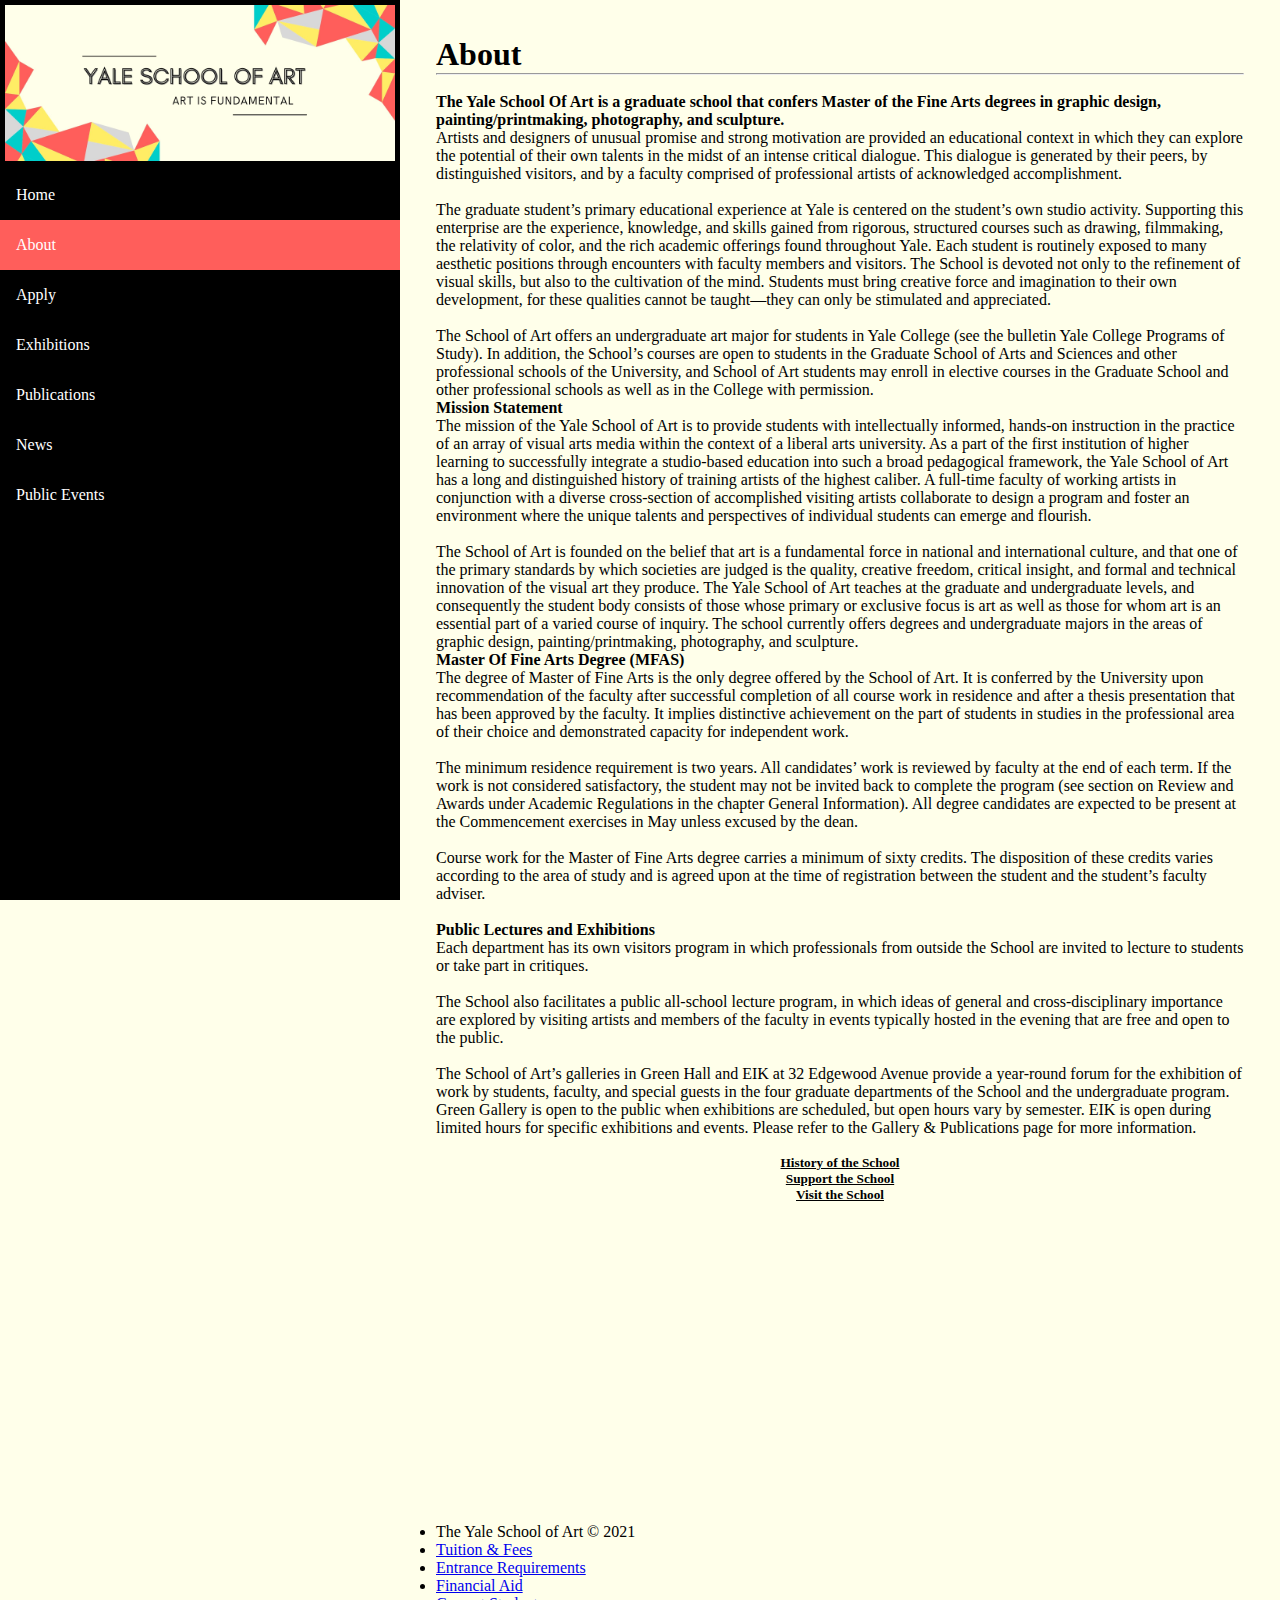
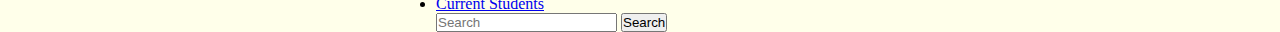
<file: about.html>
<!doctype html>
<html lang="en">
  <head>
    <!-- Required meta tags -->
    <meta charset="utf-8">
    <meta name="viewport" content="width=device-width, initial-scale=1">

    <!-- Bootstrap CSS -->
    <link href="https://cdn.jsdelivr.net/npm/bootstrap@5.0.0/dist/css/bootstrap.min.css" rel="stylesheet" integrity="sha384-wEmeIV1mKuiNpC+IOBjI7aAzPcEZeedi5yW5f2yOq55WWLwNGmvvx4Um1vskeMj0" crossorigin="anonymous">

    <link rel="stylesheet" href="css/main.css">

    <title>About</title>
  </head>
  <body>

    <!--sidebar nav-->
    <div>
        <div class="sidebar navbar-dark bg-dark">
            <div class="container sidebarbanner">
                <img src="graphics/banner.jpg" height="100%" width="100%" >
            </div>
            <a href="index.html">Home</a>
            <a href="about.html" class="active">About</a>
            <a href="apply.html">Apply</a>
            <a href="exhibitions.html">Exhibitions</a>
            <a href="publications.html">Publications</a>
            <a href="news.html">News</a>
            <a href="publicevents.html">Public Events</a>
        </div>
    </div>

    <!-- Page content -->
    <div class="content">
        <div>
            <h1>About</h1>
            <hr>
            <br>
            <div class="container">
                <div class="row align-items-start">
                  <div class="col">
                    <p><strong>The Yale School Of Art is a graduate school that confers Master of the Fine Arts degrees in graphic design, painting/printmaking, photography, and sculpture.</strong></p>  
                    <p>Artists and designers of unusual promise and strong motivation are provided an educational context in which they can explore the potential of their own talents in the midst of an intense critical dialogue. This dialogue is generated by their peers, by distinguished visitors, and by a faculty comprised of professional artists of acknowledged accomplishment.</p>
                    <br>
                    <p>The graduate student’s primary educational experience at Yale is centered on the student’s own studio activity. Supporting this enterprise are the experience, knowledge, and skills gained from rigorous, structured courses such as drawing, filmmaking, the relativity of color, and the rich academic offerings found throughout Yale. Each student is routinely exposed to many aesthetic positions through encounters with faculty members and visitors. The School is devoted not only to the refinement of visual skills, but also to the cultivation of the mind. Students must bring creative force and imagination to their own development, for these qualities cannot be taught—they can only be stimulated and appreciated.</p>
                    <br>
                    <p>The School of Art offers an undergraduate art major for students in Yale College (see the bulletin Yale College Programs of Study). In addition, the School’s courses are open to students in the Graduate School of Arts and Sciences and other professional schools of the University, and School of Art students may enroll in elective courses in the Graduate School and other professional schools as well as in the College with permission.</p>
                    <h4>Mission Statement</h4>
                    <p>The mission of the Yale School of Art is to provide students with intellectually informed, hands-on instruction in the practice of an array of visual arts media within the context of a liberal arts university. As a part of the first institution of higher learning to successfully integrate a studio-based education into such a broad pedagogical framework, the Yale School of Art has a long and distinguished history of training artists of the highest caliber. A full-time faculty of working artists in conjunction with a diverse cross-section of accomplished visiting artists collaborate to design a program and foster an environment where the unique talents and perspectives of individual students can emerge and flourish.
                        </p><br>    
                    <p>The School of Art is founded on the belief that art is a fundamental force in national and international culture, and that one of the primary standards by which societies are judged is the quality, creative freedom, critical insight, and formal and technical innovation of the visual art they produce. The Yale School of Art teaches at the graduate and undergraduate levels, and consequently the student body consists of those whose primary or exclusive focus is art as well as those for whom art is an essential part of a varied course of inquiry. The school currently offers degrees and undergraduate majors in the areas of graphic design, painting/printmaking, photography, and sculpture.</p>
                  </div>
                  <div class="col">
                    <h4>Master Of Fine Arts Degree (MFAS)</h4>
                    <p>The degree of Master of Fine Arts is the only degree offered by the School of Art. It is conferred by the University upon recommendation of the faculty after successful completion of all course work in residence and after a thesis presentation that has been approved by the faculty. It implies distinctive achievement on the part of students in studies in the professional area of their choice and demonstrated capacity for independent work. </p>
                    <br>
                    <p>The minimum residence requirement is two years. All candidates’ work is reviewed by faculty at the end of each term. If the work is not considered satisfactory, the student may not be invited back to complete the program (see section on Review and Awards under Academic Regulations in the chapter General Information). All degree candidates are expected to be present at the Commencement exercises in May unless excused by the dean.</p>
                    <br>
                    <p>Course work for the Master of Fine Arts degree carries a minimum of sixty credits. The disposition of these credits varies according to the area of study and is agreed upon at the time of registration between the student and the student’s faculty adviser.</p>
                    <br>
                    <h4>Public Lectures and Exhibitions</h4>
                    <p>Each department has its own visitors program in which professionals from outside the School are invited to lecture to students or take part in critiques.</p>
                    <br>
                    <p>The School also facilitates a public all-school lecture program, in which ideas of general and cross-disciplinary importance are explored by visiting artists and members of the faculty in events typically hosted in the evening that are free and open to the public.</p>
                    <br>
                    <p>The School of Art’s galleries in Green Hall and EIK at 32 Edgewood Avenue provide a year-round forum for the exhibition of work by students, faculty, and special guests in the four graduate departments of the School and the undergraduate program. Green Gallery is open to the public when exhibitions are scheduled, but open hours vary by semester. EIK is open during limited hours for specific exhibitions and events. Please refer to the Gallery & Publications page for more information.</p>
                    <br>
                    <a href="" class="about-link"><h5 >History of the School</h5></a>
                    <a href="" class="about-link"><h5 >Support the School</h5></a>
                    <a href="" class="about-link"><h5 >Visit the School</h5></a>
                </div>
                </div>
        </div>
    </div>

    <!-- Optional JavaScript; choose one of the two! -->

    <!-- Option 1: Bootstrap Bundle with Popper -->
    <script src="https://cdn.jsdelivr.net/npm/bootstrap@5.0.0/dist/js/bootstrap.bundle.min.js" integrity="sha384-p34f1UUtsS3wqzfto5wAAmdvj+osOnFyQFpp4Ua3gs/ZVWx6oOypYoCJhGGScy+8" crossorigin="anonymous"></script>

    <!-- Option 2: Separate Popper and Bootstrap JS -->
    <!--
    <script src="https://cdn.jsdelivr.net/npm/@popperjs/core@2.9.2/dist/umd/popper.min.js" integrity="sha384-IQsoLXl5PILFhosVNubq5LC7Qb9DXgDA9i+tQ8Zj3iwWAwPtgFTxbJ8NT4GN1R8p" crossorigin="anonymous"></script>
    <script src="https://cdn.jsdelivr.net/npm/bootstrap@5.0.0/dist/js/bootstrap.min.js" integrity="sha384-lpyLfhYuitXl2zRZ5Bn2fqnhNAKOAaM/0Kr9laMspuaMiZfGmfwRNFh8HlMy49eQ" crossorigin="anonymous"></script>
    -->
  </body>
  <footer>
    <div class="container">
        <nav class="navbar navbar-expand-lg fixed-bottom navbar-dark bg-dark">
            <div class="container-fluid">
                <div class="collapse navbar-collapse" id="navbarSupportedContent"></div>
                    <ul class="navbar-nav me-auto mb-2 mb-lg-0">
                        <li class="nav-item">
                            <p class="nav-link active">The Yale School of Art &#169; 2021</p>
                        </li>
                        <li class="nav-item">
                            <a class="nav-link" aria-current="page" href="#">Tuition & Fees</a>
                        </li>
                        <li class="nav-item">
                            <a class="nav-link" aria-current="page" href="#">Entrance Requirements</a>
                        </li>
                        <li class="nav-item">
                            <a class="nav-link" aria-current="page" href="#">Financial Aid</a>
                        </li>
                        <li class="nav-item">
                            <a class="nav-link" aria-current="page" href="#">Current Students</a>
                        </li>
                    </ul>
                </div>
                <form class="d-flex">
                  <input class="form-control me-2" type="search" placeholder="Search" aria-label="Search">
                  <button class="btn btn-outline-light" type="submit">Search</button>
                </form>
              </div>
            </div>
          </nav>
    </div>
  </footer>
</html>
</file>
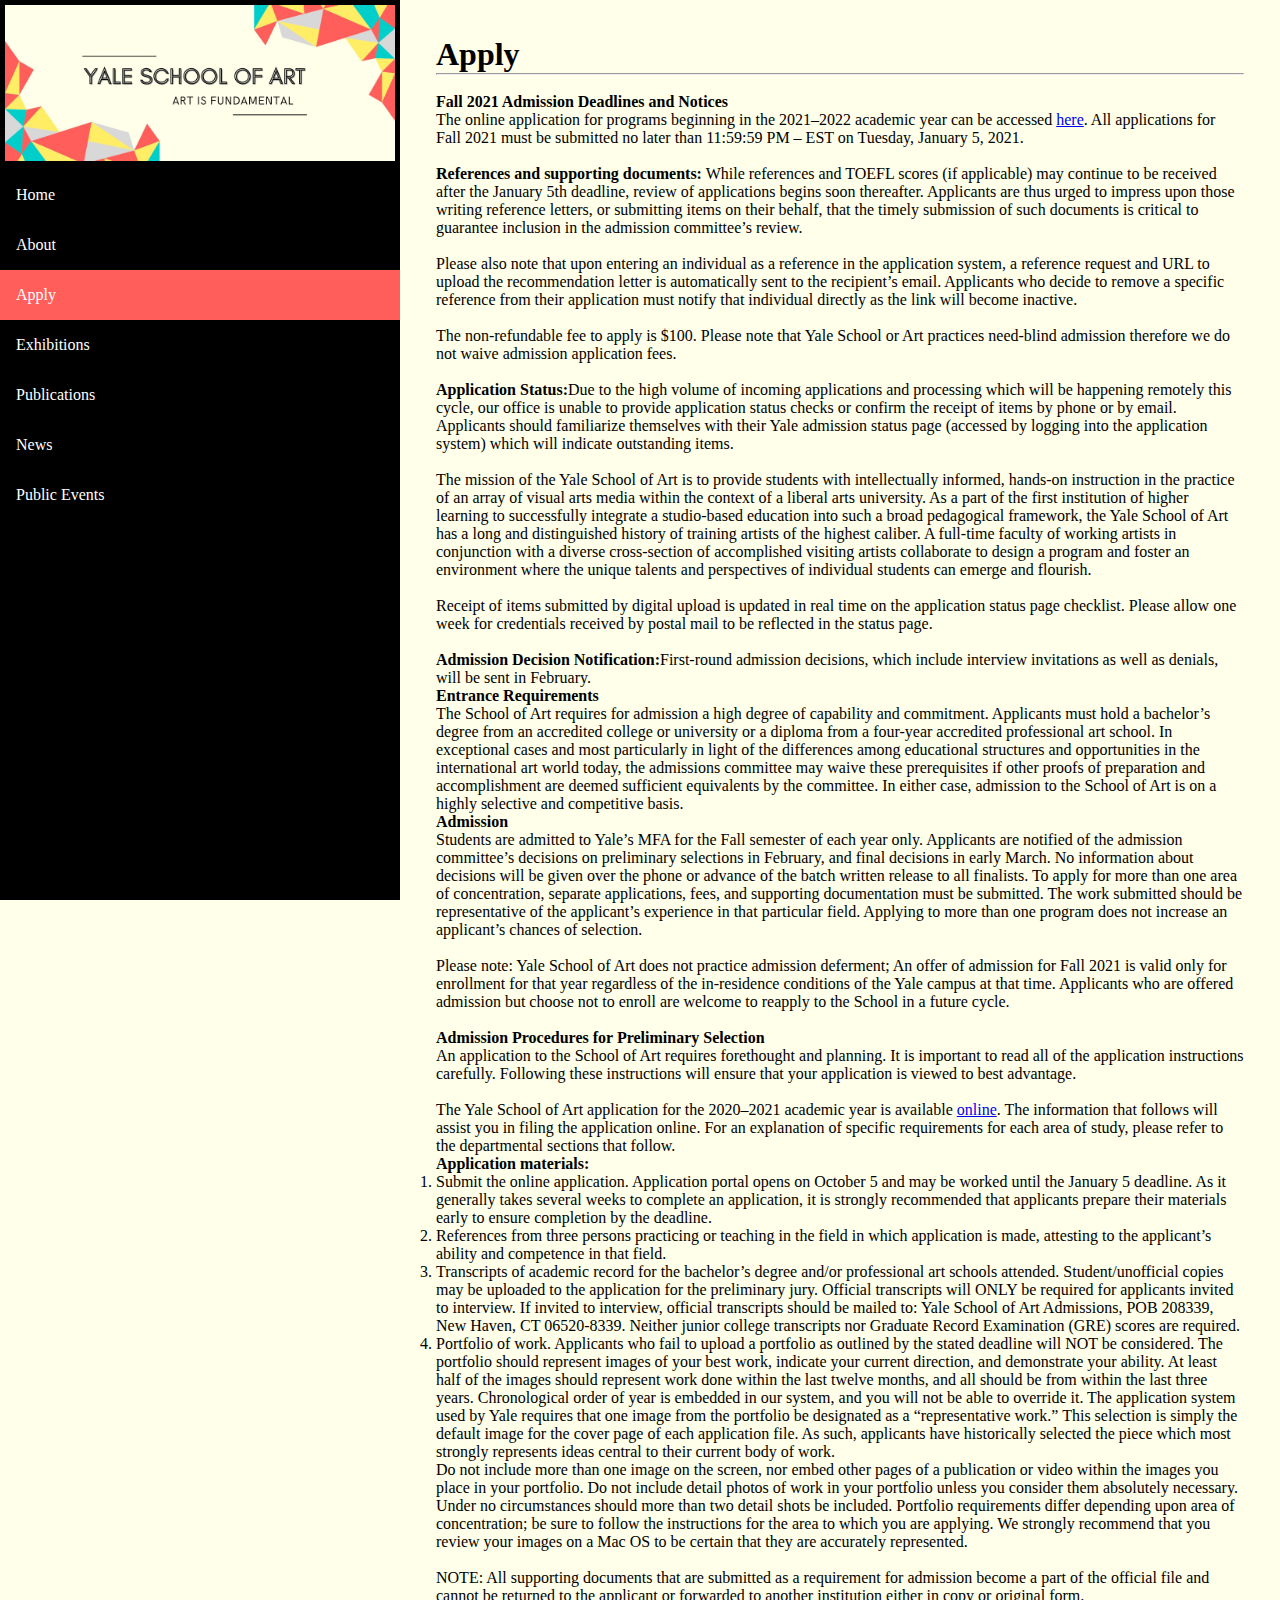
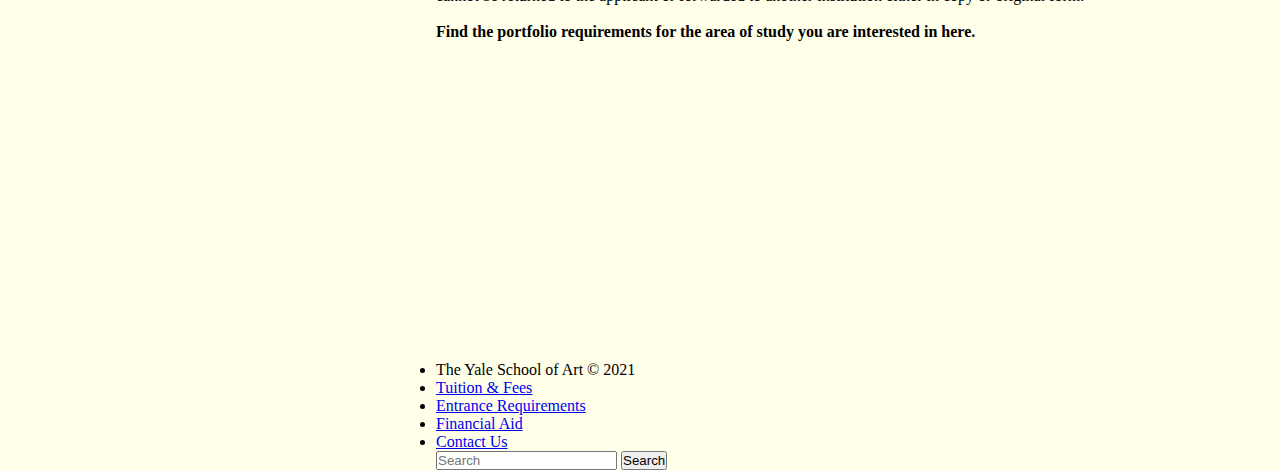
<file: apply.html>
<!doctype html>
<html lang="en">
  <head>
    <!-- Required meta tags -->
    <meta charset="utf-8">
    <meta name="viewport" content="width=device-width, initial-scale=1">

    <!-- Bootstrap CSS -->
    <link href="https://cdn.jsdelivr.net/npm/bootstrap@5.0.0/dist/css/bootstrap.min.css" rel="stylesheet" integrity="sha384-wEmeIV1mKuiNpC+IOBjI7aAzPcEZeedi5yW5f2yOq55WWLwNGmvvx4Um1vskeMj0" crossorigin="anonymous">

    <link rel="stylesheet" href="css/main.css">

    <title>Apply</title>
  </head>
  <body>

    <!--sidebar nav-->
    <div>
        <div class="sidebar navbar-dark bg-dark">
            <div class="container sidebarbanner">
                <img src="graphics/banner.jpg" height="100%" width="100%" >
            </div>
            <a href="index.html">Home</a>
            <a href="about.html">About</a>
            <a href="apply.html" class="active">Apply</a>
            <a href="exhibitions.html">Exhibitions</a>
            <a href="publications.html">Publications</a>
            <a href="news.html">News</a>
            <a href="publicevents.html">Public Events</a>
        </div>
    </div>

    <!-- Page content -->
    <div class="content">
        <div>
            <h1>Apply</h1>
            <hr>
            <br>
            <div class="container">
                <div class="row align-items-start">
                  <div class="col">
                    <h4>Fall 2021 Admission Deadlines and Notices</h4>
                    <p>The online application for programs beginning in the 2021–2022 academic year can be accessed <a href=" https://apply.art.yale.edu/apply">here</a>. All applications for Fall 2021 must be submitted no later than 11:59:59 PM – EST on Tuesday, January 5, 2021.</p>
                    <br>
                    <p><strong>References and supporting documents:</strong> While references and TOEFL scores (if applicable) may continue to be received after the January 5th deadline, review of applications begins soon thereafter. Applicants are thus urged to impress upon those writing reference letters, or submitting items on their behalf, that the timely submission of such documents is critical to guarantee inclusion in the admission committee’s review.</p>
                    <br>
                    <p>Please also note that upon entering an individual as a reference in the application system, a reference request and URL to upload the recommendation letter is automatically sent to the recipient’s email. Applicants who decide to remove a specific reference from their application must notify that individual directly as the link will become inactive.</p>
                    <br>
                    <p>The non-refundable fee to apply is $100. Please note that Yale School or Art practices need-blind admission therefore we do not waive admission application fees.</p>
                    <br>
                    <p><strong>Application Status:</strong>Due to the high volume of incoming applications and processing which will be happening remotely this cycle, our office is unable to provide application status checks or confirm the receipt of items by phone or by email. Applicants should familiarize themselves with their Yale admission status page (accessed by logging into the application system) which will indicate outstanding items.</p>
                    <br>
                    <p>The mission of the Yale School of Art is to provide students with intellectually informed, hands-on instruction in the practice of an array of visual arts media within the context of a liberal arts university. As a part of the first institution of higher learning to successfully integrate a studio-based education into such a broad pedagogical framework, the Yale School of Art has a long and distinguished history of training artists of the highest caliber. A full-time faculty of working artists in conjunction with a diverse cross-section of accomplished visiting artists collaborate to design a program and foster an environment where the unique talents and perspectives of individual students can emerge and flourish.</p>
                    <br>    
                    <p>Receipt of items submitted by digital upload is updated in real time on the application status page checklist. Please allow one week for credentials received by postal mail to be reflected in the status page.</p>
                    <br>
                    <p><strong>Admission Decision Notification:</strong>First-round admission decisions, which include interview invitations as well as denials, will be sent in February.</p>
                    <h4>Entrance Requirements</h4>
                    <p>The School of Art requires for admission a high degree of capability and commitment. Applicants must hold a bachelor’s degree from an accredited college or university or a diploma from a four-year accredited professional art school. In exceptional cases and most particularly in light of the differences among educational structures and opportunities in the international art world today, the admissions committee may waive these prerequisites if other proofs of preparation and accomplishment are deemed sufficient equivalents by the committee. In either case, admission to the School of Art is on a highly selective and competitive basis.
                    </p>
                  </div>
                  <div class="col">
                    <h4>Admission</h4>
                    <p>Students are admitted to Yale’s MFA for the Fall semester of each year only. Applicants are notified of the admission committee’s decisions on preliminary selections in February, and final decisions in early March. No information about decisions will be given over the phone or advance of the batch written release to all finalists. To apply for more than one area of concentration, separate applications, fees, and supporting documentation must be submitted. The work submitted should be representative of the applicant’s experience in that particular field. Applying to more than one program does not increase an applicant’s chances of selection.</p>
                    <br>
                    <p>Please note: Yale School of Art does not practice admission deferment; An offer of admission for Fall 2021 is valid only for enrollment for that year regardless of the in-residence conditions of the Yale campus at that time. Applicants who are offered admission but choose not to enroll are welcome to reapply to the School in a future cycle.</p>
                    <br>
                    <h4>Admission Procedures for Preliminary Selection</h4>
                    <p>An application to the School of Art requires forethought and planning. It is important to read all of the application instructions carefully. Following these instructions will ensure that your application is viewed to best advantage.</p>
                    <br>
                    <p>The Yale School of Art application for the 2020–2021 academic year is available <a href="https://apply.art.yale.edu/apply">online</a>. The information that follows will assist you in filing the application online. For an explanation of specific requirements for each area of study, please refer to the departmental sections that follow.</p>
                    <p><strong>Application materials:</strong></p>
                      <ol>
                        <li>Submit the online application. Application portal opens on October 5 and may be worked until the January 5 deadline. As it generally takes several weeks to complete an application, it is strongly recommended that applicants prepare their materials early to ensure completion by the deadline.</li>
                        <li>References from three persons practicing or teaching in the field in which application is made, attesting to the applicant’s ability and competence in that field.</li>
                        <li>Transcripts of academic record for the bachelor’s degree and/or professional art schools attended. Student/unofficial copies may be uploaded to the application for the preliminary jury. Official transcripts will ONLY be required for applicants invited to interview. If invited to interview, official transcripts should be mailed to: Yale School of Art Admissions, POB 208339, New Haven, CT 06520-8339. Neither junior college transcripts nor Graduate Record Examination (GRE) scores are required.</li>
                        <li>Portfolio of work. Applicants who fail to upload a portfolio as outlined by the stated deadline will NOT be considered. The portfolio should represent images of your best work, indicate your current direction, and demonstrate your ability. At least half of the images should represent work done within the last twelve months, and all should be from within the last three years. Chronological order of year is embedded in our system, and you will not be able to override it. The application system used by Yale requires that one image from the portfolio be designated as a “representative work.” This selection is simply the default image for the cover page of each application file. As such, applicants have historically selected the piece which most strongly represents ideas central to their current body of work.</li>
                      </ol>
                    <p>Do not include more than one image on the screen, nor embed other pages of a publication or video within the images you place in your portfolio. Do not include detail photos of work in your portfolio unless you consider them absolutely necessary. Under no circumstances should more than two detail shots be included. Portfolio requirements differ depending upon area of concentration; be sure to follow the instructions for the area to which you are applying. We strongly recommend that you review your images on a Mac OS to be certain that they are accurately represented.</p>
                    <br>
                    <p>NOTE: All supporting documents that are submitted as a requirement for admission become a part of the official file and cannot be returned to the applicant or forwarded to another institution either in copy or original form.</p>
                    <br>
                    <p><strong>Find the portfolio requirements for the area of study you are interested in <a hfre="https://www.art.yale.edu/apply/graduate-admission/portfolio-requirements">here.</a></strong></p>
                   
                  </div>
                </div>
        </div>
    </div>

    <!-- Optional JavaScript; choose one of the two! -->

    <!-- Option 1: Bootstrap Bundle with Popper -->
    <script src="https://cdn.jsdelivr.net/npm/bootstrap@5.0.0/dist/js/bootstrap.bundle.min.js" integrity="sha384-p34f1UUtsS3wqzfto5wAAmdvj+osOnFyQFpp4Ua3gs/ZVWx6oOypYoCJhGGScy+8" crossorigin="anonymous"></script>

    <!-- Option 2: Separate Popper and Bootstrap JS -->
    <!--
    <script src="https://cdn.jsdelivr.net/npm/@popperjs/core@2.9.2/dist/umd/popper.min.js" integrity="sha384-IQsoLXl5PILFhosVNubq5LC7Qb9DXgDA9i+tQ8Zj3iwWAwPtgFTxbJ8NT4GN1R8p" crossorigin="anonymous"></script>
    <script src="https://cdn.jsdelivr.net/npm/bootstrap@5.0.0/dist/js/bootstrap.min.js" integrity="sha384-lpyLfhYuitXl2zRZ5Bn2fqnhNAKOAaM/0Kr9laMspuaMiZfGmfwRNFh8HlMy49eQ" crossorigin="anonymous"></script>
    -->
  </body>
  <footer>
    <div class="container">
        <nav class="navbar navbar-expand-lg fixed-bottom navbar-dark bg-dark">
            <div class="container-fluid">
                <div class="collapse navbar-collapse" id="navbarSupportedContent"></div>
                    <ul class="navbar-nav me-auto mb-2 mb-lg-0">
                        <li class="nav-item">
                            <p class="nav-link active">The Yale School of Art &#169; 2021</p>
                        </li>
                        <li class="nav-item">
                            <a class="nav-link" aria-current="page" href="#">Tuition & Fees</a>
                        </li>
                        <li class="nav-item">
                            <a class="nav-link" aria-current="page" href="#">Entrance Requirements</a>
                        </li>
                        <li class="nav-item">
                            <a class="nav-link" aria-current="page" href="#">Financial Aid</a>
                        </li>
                        <li class="nav-item">
                            <a class="nav-link" aria-current="page" href="#">Contact Us</a>
                        </li>
                    </ul>
                </div>
                <form class="d-flex">
                  <input class="form-control me-2" type="search" placeholder="Search" aria-label="Search">
                  <button class="btn btn-outline-light" type="submit">Search</button>
                </form>
              </div>
            </div>
          </nav>
    </div>
  </footer>
</html>
</file>
<file: css/main.css>
* {
    margin: 0;
    padding: 0;
    box-sizing: border-box;
  }


body {
  background-color: #ffffea;

}

h3 {
    text-align: center;
    padding: 1em;

}

h4 {
    text-align: left;
    padding:1em, 1em, 2em, 0em;
}

.block1 {
  background-color: #ffed66;
}

.block2 {
  background-color: #00cecb;
}

.block3 {
  background-color: #d8d8d8;
}

.block4 {
  background-color: #ff5e5b;
}

.box {
  padding: 5px;
}
/*# sourceMappingURL=main.css.map */

.submit {
  background-color:#ffed66;
  color: black;
  margin: 10px;
  border-radius: 8px;
}

.list-group-item {
    background-color:#ffffea;
}

.about-link {
    color: black;
    text-align: center;
}


.about-link:hover {
    color:#ff5e5b;
}

.sidebarbanner {
    padding: 5px;
}
/* The side navigation menu */
.sidebar {
    margin: 0;
    padding: 0;
    width: 400px;
    background-color:black;
    position: fixed;
    height: 100%;
    top:0;
    overflow: auto;
    text-size-adjust: 1em;
  }

  
  
  /* Sidebar links */
  .sidebar a {
    display: block;
    color: white;
    padding: 16px;
    text-decoration: none;
  }
  
  /* Active/current link */
  .sidebar a.active {
    background-color:#ff5e5b;
    color: white;
  }
  
  /* Links on mouse-over */
  .sidebar a:hover:not(.active) {
    background-color: #00cecb;
    color: white;
  }
  
  /* Page content. The value of the margin-left property should match the value of the sidebar's width property */
  div.content {
    margin-left: 400px;
    padding: 2.25em;
    height: 1000px;
    margin-bottom: 30em;
  }
  /*Footer */
  footer {
      margin-top: 20em ;
  }
  

  /* On screens that are less than 700px wide, make the sidebar into a topbar */
  @media screen and (max-width: 700px) {
    .sidebar {
      width: 100%;
      height: auto;
      position: relative;
    }
    .sidebar a {float: left;}
    div.content {margin-left: 0;}
  }
  
  /* On screens that are less than 400px, display the bar vertically, instead of horizontally */
  @media screen and (max-width: 400px) {
    .sidebar a {
      text-align: center;
      float: none;
    }
  }
</file>
